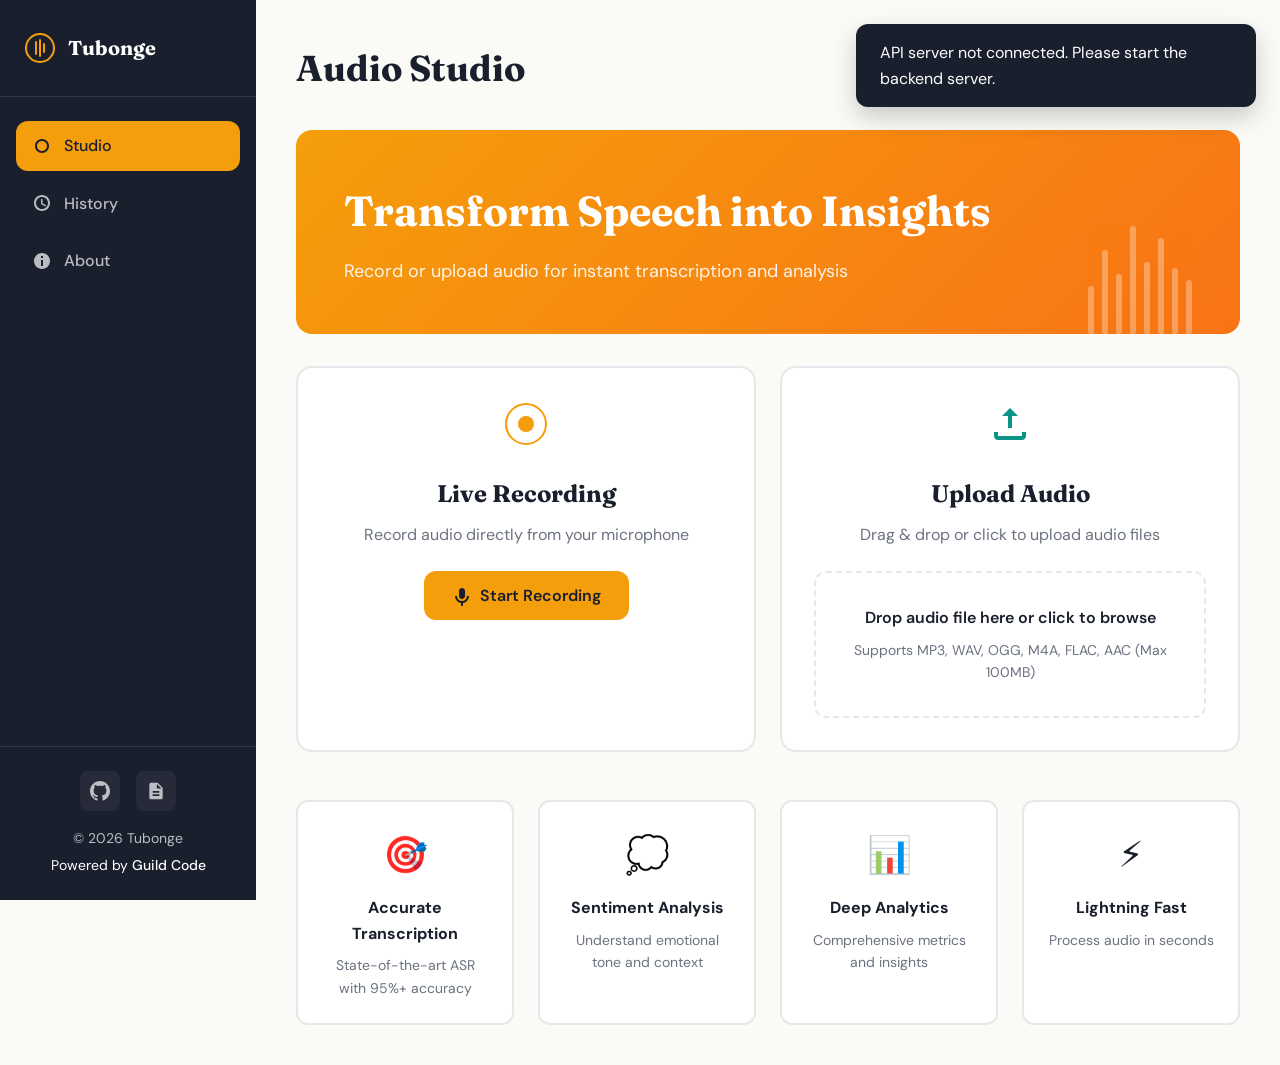
<file: End_of_Module_Project/web_app/index.html>
<!DOCTYPE html>
<html lang="en">
<head>
    <meta charset="UTF-8">
    <meta name="viewport" content="width=device-width, initial-scale=1.0">
    <title>Tubonge - Speech Analytics</title>
    <link rel="stylesheet" href="styles.css">
    <link rel="preconnect" href="https://fonts.googleapis.com">
    <link rel="preconnect" href="https://fonts.gstatic.com" crossorigin>
    <link href="https://fonts.googleapis.com/css2?family=DM+Sans:wght@400;500;700&family=Fraunces:wght@600;700&display=swap" rel="stylesheet">
</head>
<body>
    <div id="toast" class="toast"></div>

    <aside class="sidebar">
        <div class="sidebar-header">
            <div class="logo">
                <svg width="32" height="32" viewBox="0 0 32 32" fill="none">
                    <circle cx="16" cy="16" r="14" stroke="#F59E0B" stroke-width="2"/>
                    <path d="M12 10 L12 22 M16 8 L16 24 M20 12 L20 20" stroke="#F59E0B" stroke-width="2" stroke-linecap="round"/>
                </svg>
                <span class="logo-text">Tubonge</span>
            </div>
        </div>
        <nav class="sidebar-nav">
            <a href="#studio" class="nav-item active" data-page="studio">
                <svg width="20" height="20" viewBox="0 0 20 20" fill="currentColor">
                    <path d="M10 3C6.13 3 3 6.13 3 10C3 13.87 6.13 17 10 17C13.87 17 17 13.87 17 10C17 6.13 13.87 3 10 3ZM10 15C7.24 15 5 12.76 5 10C5 7.24 7.24 5 10 5C12.76 5 15 7.24 15 10C15 12.76 12.76 15 10 15Z"/>
                </svg>
                <span data-i18n="nav_studio">Studio</span>
            </a>
            <a href="#history" class="nav-item" data-page="history">
                <svg width="20" height="20" viewBox="0 0 20 20" fill="currentColor">
                    <path d="M10 2C5.58 2 2 5.58 2 10C2 14.42 5.58 18 10 18C14.42 18 18 14.42 18 10C18 5.58 14.42 2 10 2ZM10 16C6.69 16 4 13.31 4 10C4 6.69 6.69 4 10 4C13.31 4 16 6.69 16 10C16 13.31 13.31 16 10 16ZM10.5 6H9V11L13.25 13.52L14 12.27L10.5 10.25V6Z"/>
                </svg>
                <span data-i18n="nav_history">History</span>
            </a>
            <a href="#about" class="nav-item" data-page="about">
                <svg width="20" height="20" viewBox="0 0 20 20" fill="currentColor">
                    <path d="M10 2C5.58 2 2 5.58 2 10C2 14.42 5.58 18 10 18C14.42 18 18 14.42 18 10C18 5.58 14.42 2 10 2ZM11 15H9V9H11V15ZM11 7H9V5H11V7Z"/>
                </svg>
                <span data-i18n="nav_about">About</span>
            </a>
        </nav>
        <div class="sidebar-footer">
            <div class="footer-links">
                <a href="https://github.com/Kevinobote/Predictive-and-Optimisation-Analytics/tree/main/End_of_Module_Project/web_app" target="_blank" rel="noopener noreferrer" class="footer-link" title="View on GitHub">
                    <svg width="20" height="20" viewBox="0 0 24 24" fill="currentColor">
                        <path d="M12 0c-6.626 0-12 5.373-12 12 0 5.302 3.438 9.8 8.207 11.387.599.111.793-.261.793-.577v-2.234c-3.338.726-4.033-1.416-4.033-1.416-.546-1.387-1.333-1.756-1.333-1.756-1.089-.745.083-.729.083-.729 1.205.084 1.839 1.237 1.839 1.237 1.07 1.834 2.807 1.304 3.492.997.107-.775.418-1.305.762-1.604-2.665-.305-5.467-1.334-5.467-5.931 0-1.311.469-2.381 1.236-3.221-.124-.303-.535-1.524.117-3.176 0 0 1.008-.322 3.301 1.23.957-.266 1.983-.399 3.003-.404 1.02.005 2.047.138 3.006.404 2.291-1.552 3.297-1.23 3.297-1.23.653 1.653.242 2.874.118 3.176.77.84 1.235 1.911 1.235 3.221 0 4.609-2.807 5.624-5.479 5.921.43.372.823 1.102.823 2.222v3.293c0 .319.192.694.801.576 4.765-1.589 8.199-6.086 8.199-11.386 0-6.627-5.373-12-12-12z"/>
                    </svg>
                </a>
                <a href="/docs" target="_blank" rel="noopener noreferrer" class="footer-link" title="API Documentation">
                    <svg width="20" height="20" viewBox="0 0 24 24" fill="currentColor">
                        <path d="M14 2H6c-1.1 0-1.99.9-1.99 2L4 20c0 1.1.89 2 1.99 2H18c1.1 0 2-.9 2-2V8l-6-6zm2 16H8v-2h8v2zm0-4H8v-2h8v2zm-3-5V3.5L18.5 9H13z"/>
                    </svg>
                </a>
            </div>
            <p class="footer-text">© 2026 Tubonge</p>
            <p class="footer-subtext">Powered by <a href="https://guild-code.com/" target="_blank" rel="noopener noreferrer" class="guild-link">Guild Code</a></p>
        </div>
    </aside>

    <main class="main-content">
        <div id="studio-page" class="page active">
            <header class="page-header">
                <div class="header-content">
                    <h1 class="page-title" data-i18n="page_audio_studio">Audio Studio</h1>
                    <div class="language-selector">
                        <label for="language" data-i18n="language_label">Language:</label>
                        <select id="language" class="language-select">
                            <option value="en" data-i18n="language_english">English</option>
                            <option value="sw" data-i18n="language_swahili">Kiswahili</option>
                        </select>
                    </div>
                </div>
            </header>

            <div id="idle-state" class="state-container">
                <div class="hero-banner">
                    <div class="hero-content">
                        <h2 class="hero-title" data-i18n="hero_title">Transform Speech into Insights</h2>
                        <p class="hero-subtitle" data-i18n="hero_subtitle">Record or upload audio for instant transcription and analysis</p>
                    </div>
                    <div class="waveform-bg">
                        <div class="wave-bar"></div>
                        <div class="wave-bar"></div>
                        <div class="wave-bar"></div>
                        <div class="wave-bar"></div>
                        <div class="wave-bar"></div>
                        <div class="wave-bar"></div>
                        <div class="wave-bar"></div>
                        <div class="wave-bar"></div>
                    </div>
                </div>

                <div class="input-cards">
                    <div class="input-card">
                        <div class="card-icon">
                            <svg width="48" height="48" viewBox="0 0 48 48" fill="none">
                                <circle cx="24" cy="24" r="20" stroke="#F59E0B" stroke-width="2"/>
                                <circle cx="24" cy="24" r="8" fill="#F59E0B"/>
                            </svg>
                        </div>
                        <h3 class="card-title" data-i18n="card_recording_title">Live Recording</h3>
                        <p class="card-description" data-i18n="card_recording_desc">Record audio directly from your microphone</p>
                        <button id="start-recording-btn" class="primary-btn">
                            <svg width="20" height="20" viewBox="0 0 20 20" fill="currentColor">
                                <path d="M10 2C8.34 2 7 3.34 7 5V10C7 11.66 8.34 13 10 13C11.66 13 13 11.66 13 10V5C13 3.34 11.66 2 10 2ZM15 10C15 12.76 12.76 15 10 15C7.24 15 5 12.76 5 10H3C3 13.53 5.61 16.43 9 16.92V20H11V16.92C14.39 16.43 17 13.53 17 10H15Z"/>
                            </svg>
                            <span data-i18n="btn_start_recording">Start Recording</span>
                        </button>
                    </div>

                    <div class="input-card">
                        <div class="card-icon">
                            <svg width="48" height="48" viewBox="0 0 48 48" fill="none">
                                <path d="M24 8L32 16H26V28H22V16H16L24 8Z" fill="#0D9488"/>
                                <path d="M36 32V36H12V32H8V36C8 38.21 9.79 40 12 40H36C38.21 40 40 38.21 40 36V32H36Z" fill="#0D9488"/>
                            </svg>
                        </div>
                        <h3 class="card-title" data-i18n="card_upload_title">Upload Audio</h3>
                        <p class="card-description" data-i18n="card_upload_desc">Drag & drop or click to upload audio files</p>
                        <div id="drop-zone" class="drop-zone">
                            <input type="file" id="file-input" accept="audio/*" hidden>
                            <p class="drop-text" data-i18n="drop_text">Drop audio file here or click to browse</p>
                            <p class="drop-subtext" data-i18n="drop_subtext">Supports MP3, WAV, OGG, M4A, FLAC, AAC (Max 100MB)</p>
                        </div>
                    </div>
                </div>

                <div class="features-grid">
                    <div class="feature-card">
                        <div class="feature-icon">🎯</div>
                        <h4 class="feature-title" data-i18n="feature_transcription_title">Accurate Transcription</h4>
                        <p class="feature-text" data-i18n="feature_transcription_text">State-of-the-art ASR with 95%+ accuracy</p>
                    </div>
                    <div class="feature-card">
                        <div class="feature-icon">💭</div>
                        <h4 class="feature-title" data-i18n="feature_sentiment_title">Sentiment Analysis</h4>
                        <p class="feature-text" data-i18n="feature_sentiment_text">Understand emotional tone and context</p>
                    </div>
                    <div class="feature-card">
                        <div class="feature-icon">📊</div>
                        <h4 class="feature-title" data-i18n="feature_analytics_title">Deep Analytics</h4>
                        <p class="feature-text" data-i18n="feature_analytics_text">Comprehensive metrics and insights</p>
                    </div>
                    <div class="feature-card">
                        <div class="feature-icon">⚡</div>
                        <h4 class="feature-title" data-i18n="feature_fast_title">Lightning Fast</h4>
                        <p class="feature-text" data-i18n="feature_fast_text">Process audio in seconds</p>
                    </div>
                </div>
            </div>

            <div id="recording-state" class="state-container hidden">
                <div class="recording-container">
                    <div class="recording-header">
                        <div class="recording-indicator">
                            <span class="recording-dot"></span>
                            <span class="recording-text" data-i18n="recording_indicator">Recording</span>
                        </div>
                        <div id="timer" class="timer">00:00</div>
                    </div>
                    
                    <div class="waveform-container">
                        <div class="waveform-bars">
                            <div class="waveform-bar"></div>
                            <div class="waveform-bar"></div>
                            <div class="waveform-bar"></div>
                            <div class="waveform-bar"></div>
                            <div class="waveform-bar"></div>
                            <div class="waveform-bar"></div>
                            <div class="waveform-bar"></div>
                            <div class="waveform-bar"></div>
                            <div class="waveform-bar"></div>
                            <div class="waveform-bar"></div>
                            <div class="waveform-bar"></div>
                            <div class="waveform-bar"></div>
                        </div>
                    </div>

                    <button id="stop-recording-btn" class="stop-btn">
                        <span class="ripple"></span>
                        <svg width="32" height="32" viewBox="0 0 32 32" fill="currentColor">
                            <rect x="8" y="8" width="16" height="16" rx="2"/>
                        </svg>
                    </button>
                </div>
            </div>

            <div id="processing-state" class="state-container hidden">
                <div class="processing-container">
                    <div class="spinner"></div>
                    <h3 class="processing-title" data-i18n="processing_title">Processing Audio</h3>
                    <p id="processing-step" class="processing-step">Analyzing audio quality...</p>
                    <div class="progress-bar">
                        <div id="progress-fill" class="progress-fill"></div>
                    </div>
                    <p id="file-name" class="file-name"></p>
                </div>
            </div>

            <div id="results-state" class="state-container hidden">
                <div class="results-header">
                    <div class="success-banner">
                        <svg width="24" height="24" viewBox="0 0 24 24" fill="currentColor">
                            <path d="M9 16.17L4.83 12l-1.42 1.41L9 19 21 7l-1.41-1.41L9 16.17z"/>
                        </svg>
                        <span data-i18n="results_banner">Analysis Complete!</span>
                    </div>
                    <button id="new-analysis-btn" class="secondary-btn" data-i18n="btn_new_analysis">New Analysis</button>
                </div>

                <div class="audio-player-card">
                    <audio id="audio-player" controls></audio>
                </div>

                <div class="metrics-grid">
                    <div class="metric-card"><div class="metric-label" data-i18n="metric_duration">Duration</div><div id="metric-duration" class="metric-value">--</div></div>
                    <div class="metric-card"><div class="metric-label" data-i18n="metric_processing">Processing Time</div><div id="metric-processing" class="metric-value">--</div></div>
                    <div class="metric-card"><div class="metric-label" data-i18n="metric_speed">Processing Speed</div><div id="metric-speed" class="metric-value">--</div></div>
                    <div class="metric-card"><div class="metric-label" data-i18n="metric_confidence">ASR Confidence</div><div id="metric-confidence" class="metric-value">--</div></div>
                    <div class="metric-card"><div class="metric-label" data-i18n="metric_words">Word Count</div><div id="metric-words" class="metric-value">--</div></div>
                    <div class="metric-card"><div class="metric-label" data-i18n="metric_chars">Characters</div><div id="metric-chars" class="metric-value">--</div></div>
                    <div class="metric-card"><div class="metric-label" data-i18n="metric_rate">Speaking Rate</div><div id="metric-rate" class="metric-value">--</div></div>
                    <div class="metric-card"><div class="metric-label" data-i18n="metric_quality">Audio Quality</div><div id="metric-quality" class="metric-value">--</div></div>
                    <div class="metric-card"><div class="metric-label" data-i18n="metric_language">Language</div><div id="metric-language" class="metric-value">--</div></div>
                    <div class="metric-card"><div class="metric-label" data-i18n="metric_sentences">Sentences</div><div id="metric-sentences" class="metric-value">--</div></div>
                    <div class="metric-card"><div class="metric-label" data-i18n="metric_paragraphs">Paragraphs</div><div id="metric-paragraphs" class="metric-value">--</div></div>
                    <div class="metric-card"><div class="metric-label" data-i18n="metric_source">Source Type</div><div id="metric-source" class="metric-value">--</div></div>
                </div>

                <div class="sentiment-card">
                    <h3 class="section-title" data-i18n="section_sentiment">Sentiment Analysis</h3>
                    <div class="sentiment-content">
                        <div class="sentiment-main">
                            <div id="sentiment-emoji" class="sentiment-emoji">😊</div>
                            <div class="sentiment-info">
                                <div id="sentiment-label" class="sentiment-label">Positive</div>
                                <div id="sentiment-confidence" class="sentiment-confidence">85%</div>
                            </div>
                        </div>
                        <div class="sentiment-chart">
                            <div class="chart-bar positive">
                                <div id="positive-bar" class="bar-fill" style="width: 70%"></div>
                                <span class="bar-label" data-i18n="sentiment_positive">Positive</span>
                                <span id="positive-percent" class="bar-percent">70%</span>
                            </div>
                            <div class="chart-bar neutral">
                                <div id="neutral-bar" class="bar-fill" style="width: 20%"></div>
                                <span class="bar-label" data-i18n="sentiment_neutral">Neutral</span>
                                <span id="neutral-percent" class="bar-percent">20%</span>
                            </div>
                            <div class="chart-bar negative">
                                <div id="negative-bar" class="bar-fill" style="width: 10%"></div>
                                <span class="bar-label" data-i18n="sentiment_negative">Negative</span>
                                <span id="negative-percent" class="bar-percent">10%</span>
                            </div>
                        </div>
                    </div>
                </div>

                <div class="summary-panel">
                    <h3 class="section-title" data-i18n="section_summary">Summary</h3>
                    <p id="summary-text" class="summary-text"></p>
                    <div class="keywords-container">
                        <h4 class="keywords-title" data-i18n="section_keywords">Key Topics</h4>
                        <div id="keywords-list" class="keywords-list"></div>
                    </div>
                </div>

                <div class="transcript-panel">
                    <h3 class="section-title" data-i18n="section_transcript">Full Transcript</h3>
                    <div id="transcript-text" class="transcript-text"></div>
                </div>
            </div>
        </div>

        <div id="history-page" class="page hidden">
            <header class="page-header">
                <h1 class="page-title" data-i18n="page_history">Analysis History</h1>
                <button id="clear-history-btn" class="secondary-btn" data-i18n="btn_clear_history">Clear History</button>
            </header>
            <div id="history-container" class="history-container"></div>
        </div>

        <div id="about-page" class="page hidden">
            <header class="page-header">
                <h1 class="page-title" data-i18n="page_about">About Tubonge</h1>
            </header>
            <div class="about-content">
                <div class="about-section">
                    <h2 data-i18n="about_title_1">Advanced Speech Analytics</h2>
                    <p data-i18n="about_text_1">Tubonge leverages state-of-the-art AI models to provide accurate speech-to-text transcription and comprehensive audio analysis.</p>
                </div>
                <div class="about-section">
                    <h3 data-i18n="about_title_2">Key Features</h3>
                    <ul class="feature-list">
                        <li data-i18n="about_feature_1">High-accuracy automatic speech recognition (ASR)</li>
                        <li data-i18n="about_feature_2">Real-time sentiment analysis</li>
                        <li data-i18n="about_feature_3">Comprehensive audio metrics</li>
                        <li data-i18n="about_feature_4">Multi-language support (English & Kiswahili)</li>
                    </ul>
                </div>
            </div>
        </div>
    </main>

    <script src="app.js"></script>
    <script src="translations.js"></script>
</body>
</html>
</file>
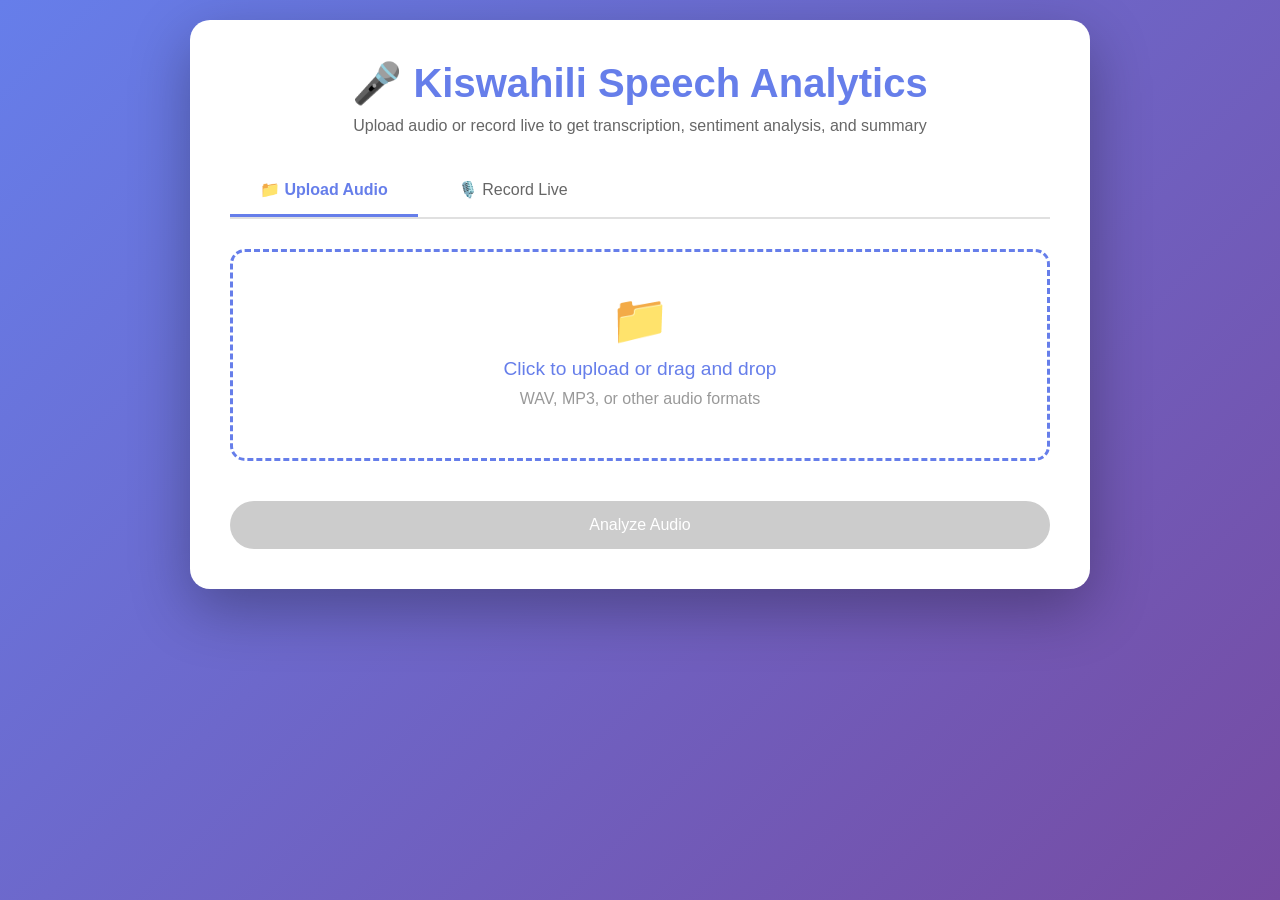
<file: End_of_Module_Project/app/static/index.html>
<!DOCTYPE html>
<html lang="en">
<head>
    <meta charset="UTF-8">
    <meta name="viewport" content="width=device-width, initial-scale=1.0">
    <title>Kiswahili Speech Analytics</title>
    <style>
        * { margin: 0; padding: 0; box-sizing: border-box; }
        body {
            font-family: 'Segoe UI', Tahoma, Geneva, Verdana, sans-serif;
            background: linear-gradient(135deg, #667eea 0%, #764ba2 100%);
            min-height: 100vh;
            padding: 20px;
        }
        .container {
            max-width: 900px;
            margin: 0 auto;
            background: white;
            border-radius: 20px;
            padding: 40px;
            box-shadow: 0 20px 60px rgba(0,0,0,0.3);
        }
        h1 {
            color: #667eea;
            text-align: center;
            margin-bottom: 10px;
            font-size: 2.5em;
        }
        .subtitle {
            text-align: center;
            color: #666;
            margin-bottom: 30px;
        }
        .tabs {
            display: flex;
            gap: 10px;
            margin-bottom: 30px;
            border-bottom: 2px solid #e0e0e0;
        }
        .tab {
            padding: 15px 30px;
            background: none;
            border: none;
            cursor: pointer;
            font-size: 16px;
            color: #666;
            border-bottom: 3px solid transparent;
            transition: all 0.3s;
        }
        .tab.active {
            color: #667eea;
            border-bottom-color: #667eea;
            font-weight: bold;
        }
        .tab-content {
            display: none;
        }
        .tab-content.active {
            display: block;
        }
        .upload-area {
            border: 3px dashed #667eea;
            border-radius: 15px;
            padding: 40px;
            text-align: center;
            margin-bottom: 20px;
            cursor: pointer;
            transition: all 0.3s;
        }
        .upload-area:hover {
            background: #f8f9ff;
            border-color: #764ba2;
        }
        .upload-area.dragover {
            background: #e8ebff;
            border-color: #764ba2;
        }
        input[type="file"] { display: none; }
        .btn {
            background: linear-gradient(135deg, #667eea 0%, #764ba2 100%);
            color: white;
            border: none;
            padding: 15px 40px;
            border-radius: 25px;
            font-size: 16px;
            cursor: pointer;
            width: 100%;
            margin-top: 20px;
            transition: transform 0.2s;
        }
        .btn:hover { transform: translateY(-2px); }
        .btn:disabled {
            background: #ccc;
            cursor: not-allowed;
            transform: none;
        }
        .btn.recording {
            background: linear-gradient(135deg, #dc3545 0%, #c82333 100%);
            animation: pulse 1.5s infinite;
        }
        @keyframes pulse {
            0%, 100% { opacity: 1; }
            50% { opacity: 0.7; }
        }
        .record-area {
            text-align: center;
            padding: 40px;
            background: #f8f9ff;
            border-radius: 15px;
            margin-bottom: 20px;
        }
        .record-icon {
            font-size: 5em;
            margin-bottom: 20px;
        }
        .record-time {
            font-size: 2em;
            color: #667eea;
            font-weight: bold;
            margin: 20px 0;
        }
        .results {
            margin-top: 30px;
            padding: 20px;
            background: #f8f9ff;
            border-radius: 15px;
            display: none;
        }
        .result-item {
            margin-bottom: 20px;
            padding: 15px;
            background: white;
            border-radius: 10px;
            border-left: 4px solid #667eea;
        }
        .result-label {
            font-weight: bold;
            color: #667eea;
            margin-bottom: 5px;
        }
        .result-value {
            color: #333;
            line-height: 1.6;
        }
        .sentiment {
            display: inline-block;
            padding: 5px 15px;
            border-radius: 20px;
            font-weight: bold;
        }
        .sentiment.positive {
            background: #d4edda;
            color: #155724;
        }
        .sentiment.negative {
            background: #f8d7da;
            color: #721c24;
        }
        .loading {
            text-align: center;
            padding: 20px;
            display: none;
        }
        .spinner {
            border: 4px solid #f3f3f3;
            border-top: 4px solid #667eea;
            border-radius: 50%;
            width: 40px;
            height: 40px;
            animation: spin 1s linear infinite;
            margin: 0 auto;
        }
        @keyframes spin {
            0% { transform: rotate(0deg); }
            100% { transform: rotate(360deg); }
        }
        .file-name {
            margin-top: 10px;
            color: #667eea;
            font-weight: bold;
        }
        .stats {
            display: flex;
            justify-content: space-around;
            margin-top: 15px;
            padding-top: 15px;
            border-top: 1px solid #ddd;
        }
        .stat {
            text-align: center;
        }
        .stat-value {
            font-size: 1.5em;
            font-weight: bold;
            color: #667eea;
        }
        .stat-label {
            font-size: 0.9em;
            color: #666;
        }
    </style>
</head>
<body>
    <div class="container">
        <h1>🎤 Kiswahili Speech Analytics</h1>
        <p class="subtitle">Upload audio or record live to get transcription, sentiment analysis, and summary</p>
        
        <div class="tabs">
            <button class="tab active" onclick="switchTab('upload')">📁 Upload Audio</button>
            <button class="tab" onclick="switchTab('record')">🎙️ Record Live</button>
        </div>
        
        <!-- Upload Tab -->
        <div id="uploadTab" class="tab-content active">
            <div class="upload-area" id="uploadArea">
                <p style="font-size: 3em; margin-bottom: 10px;">📁</p>
                <p style="font-size: 1.2em; color: #667eea; margin-bottom: 10px;">
                    Click to upload or drag and drop
                </p>
                <p style="color: #999;">WAV, MP3, or other audio formats</p>
                <div class="file-name" id="fileName"></div>
            </div>
            
            <input type="file" id="fileInput" accept="audio/*">
            <button class="btn" id="analyzeBtn" disabled>Analyze Audio</button>
        </div>
        
        <!-- Record Tab -->
        <div id="recordTab" class="tab-content">
            <div class="record-area">
                <div class="record-icon" id="recordIcon">🎙️</div>
                <div class="record-time" id="recordTime">00:00</div>
                <p style="color: #666; margin-bottom: 20px;" id="recordStatus">Click below to start recording</p>
            </div>
            <button class="btn" id="recordBtn" onclick="toggleRecording()">Start Recording</button>
        </div>
        
        <div class="loading" id="loading">
            <div class="spinner"></div>
            <p style="margin-top: 15px; color: #667eea;">Processing audio...</p>
        </div>
        
        <div class="results" id="results">
            <div class="result-item">
                <div class="result-label">📝 Transcription</div>
                <div class="result-value" id="transcription"></div>
            </div>
            
            <div class="result-item">
                <div class="result-label">😊 Sentiment</div>
                <div class="result-value">
                    <span class="sentiment" id="sentiment"></span>
                    <span id="confidence"></span>
                </div>
            </div>
            
            <div class="result-item">
                <div class="result-label">📋 Summary</div>
                <div class="result-value" id="summary"></div>
            </div>
            
            <div class="stats">
                <div class="stat">
                    <div class="stat-value" id="duration">-</div>
                    <div class="stat-label">Duration (sec)</div>
                </div>
                <div class="stat">
                    <div class="stat-value" id="latency">-</div>
                    <div class="stat-label">Processing (ms)</div>
                </div>
            </div>
        </div>
    </div>

    <script>
        const uploadArea = document.getElementById('uploadArea');
        const fileInput = document.getElementById('fileInput');
        const analyzeBtn = document.getElementById('analyzeBtn');
        const fileName = document.getElementById('fileName');
        const loading = document.getElementById('loading');
        const results = document.getElementById('results');
        let selectedFile = null;
        
        // Recording variables
        let mediaRecorder;
        let audioChunks = [];
        let recordingInterval;
        let recordingSeconds = 0;
        let isRecording = false;

        function switchTab(tab) {
            document.querySelectorAll('.tab').forEach(t => t.classList.remove('active'));
            document.querySelectorAll('.tab-content').forEach(c => c.classList.remove('active'));
            
            if (tab === 'upload') {
                document.querySelector('.tab:first-child').classList.add('active');
                document.getElementById('uploadTab').classList.add('active');
            } else {
                document.querySelector('.tab:last-child').classList.add('active');
                document.getElementById('recordTab').classList.add('active');
            }
            
            results.style.display = 'none';
        }

        // Upload functionality
        uploadArea.addEventListener('click', () => fileInput.click());
        
        uploadArea.addEventListener('dragover', (e) => {
            e.preventDefault();
            uploadArea.classList.add('dragover');
        });
        
        uploadArea.addEventListener('dragleave', () => {
            uploadArea.classList.remove('dragover');
        });
        
        uploadArea.addEventListener('drop', (e) => {
            e.preventDefault();
            uploadArea.classList.remove('dragover');
            const files = e.dataTransfer.files;
            if (files.length > 0) {
                handleFile(files[0]);
            }
        });
        
        fileInput.addEventListener('change', (e) => {
            if (e.target.files.length > 0) {
                handleFile(e.target.files[0]);
            }
        });
        
        function handleFile(file) {
            selectedFile = file;
            fileName.textContent = `Selected: ${file.name}`;
            analyzeBtn.disabled = false;
        }
        
        analyzeBtn.addEventListener('click', async () => {
            if (!selectedFile) return;
            await analyzeAudio(selectedFile);
        });
        
        // Recording functionality
        async function toggleRecording() {
            if (!isRecording) {
                await startRecording();
            } else {
                stopRecording();
            }
        }
        
        async function startRecording() {
            try {
                const stream = await navigator.mediaDevices.getUserMedia({ audio: true });
                mediaRecorder = new MediaRecorder(stream);
                audioChunks = [];
                recordingSeconds = 0;
                
                mediaRecorder.ondataavailable = (event) => {
                    audioChunks.push(event.data);
                };
                
                mediaRecorder.onstop = async () => {
                    const audioBlob = new Blob(audioChunks, { type: 'audio/wav' });
                    const audioFile = new File([audioBlob], 'recording.wav', { type: 'audio/wav' });
                    await analyzeAudio(audioFile);
                };
                
                mediaRecorder.start();
                isRecording = true;
                
                document.getElementById('recordBtn').textContent = 'Stop Recording';
                document.getElementById('recordBtn').classList.add('recording');
                document.getElementById('recordIcon').textContent = '🔴';
                document.getElementById('recordStatus').textContent = 'Recording in progress...';
                
                recordingInterval = setInterval(() => {
                    recordingSeconds++;
                    const mins = Math.floor(recordingSeconds / 60).toString().padStart(2, '0');
                    const secs = (recordingSeconds % 60).toString().padStart(2, '0');
                    document.getElementById('recordTime').textContent = `${mins}:${secs}`;
                }, 1000);
                
            } catch (error) {
                alert('Error accessing microphone: ' + error.message);
            }
        }
        
        function stopRecording() {
            if (mediaRecorder && isRecording) {
                mediaRecorder.stop();
                mediaRecorder.stream.getTracks().forEach(track => track.stop());
                isRecording = false;
                
                clearInterval(recordingInterval);
                
                document.getElementById('recordBtn').textContent = 'Start Recording';
                document.getElementById('recordBtn').classList.remove('recording');
                document.getElementById('recordIcon').textContent = '🎙️';
                document.getElementById('recordStatus').textContent = 'Processing recording...';
            }
        }
        
        async function analyzeAudio(file) {
            analyzeBtn.disabled = true;
            document.getElementById('recordBtn').disabled = true;
            loading.style.display = 'block';
            results.style.display = 'none';
            
            const formData = new FormData();
            formData.append('file', file);
            
            try {
                const response = await fetch('http://localhost:8000/analyze', {
                    method: 'POST',
                    body: formData
                });
                
                if (!response.ok) throw new Error('Analysis failed');
                
                const data = await response.json();
                await displayResults(data);
            } catch (error) {
                alert('Error: ' + error.message);
            } finally {
                loading.style.display = 'none';
                analyzeBtn.disabled = false;
                document.getElementById('recordBtn').disabled = false;
                document.getElementById('recordTime').textContent = '00:00';
                document.getElementById('recordStatus').textContent = 'Click below to start recording';
            }
        }
        
        async function displayResults(data) {
            document.getElementById('transcription').textContent = data.transcription;
            
            const sentimentEl = document.getElementById('sentiment');
            sentimentEl.textContent = data.sentiment.label.toUpperCase();
            sentimentEl.className = `sentiment ${data.sentiment.label}`;
            
            document.getElementById('confidence').textContent = 
                ` (${(data.sentiment.confidence * 100).toFixed(1)}% confidence)`;
            
            document.getElementById('summary').textContent = data.summary;
            document.getElementById('duration').textContent = data.audio_duration_sec.toFixed(2);
            document.getElementById('latency').textContent = data.latency_ms.toFixed(0);
            
            results.style.display = 'block';
        }
    </script>
</body>
</html>
</file>
<file: End_of_Module_Project/web_app/styles.css>
/* ===== CSS Variables ===== */
:root {
    --canvas-bg: #FAFAF7;
    --primary-text: #1A1F2E;
    --accent-amber: #F59E0B;
    --accent-teal: #0D9488;
    --accent-rose: #F43F5E;
    --sidebar-bg: #1A1F2E;
    --card-bg: #FFFFFF;
    --border-color: #E5E7EB;
    --success-green: #10B981;
    --warning-yellow: #FCD34D;
    
    --font-body: 'DM Sans', system-ui, -apple-system, sans-serif;
    --font-heading: 'Fraunces', Georgia, serif;
    
    --sidebar-width: 256px;
    --transition-speed: 0.3s;
    --border-radius: 12px;
    --border-radius-lg: 16px;
}

/* ===== Reset & Base ===== */
* {
    margin: 0;
    padding: 0;
    box-sizing: border-box;
}

body {
    font-family: var(--font-body);
    background-color: var(--canvas-bg);
    color: var(--primary-text);
    line-height: 1.6;
    overflow-x: hidden;
}

html {
    scroll-behavior: smooth;
}

/* ===== Toast Notification ===== */
.toast {
    position: fixed;
    top: 24px;
    right: 24px;
    background: var(--primary-text);
    color: white;
    padding: 16px 24px;
    border-radius: var(--border-radius);
    box-shadow: 0 10px 25px rgba(0, 0, 0, 0.2);
    transform: translateX(400px);
    transition: transform var(--transition-speed) ease;
    z-index: 1000;
    max-width: 400px;
}

.toast.show {
    transform: translateX(0);
}

/* ===== Sidebar ===== */
.sidebar {
    position: fixed;
    left: 0;
    top: 0;
    width: var(--sidebar-width);
    height: 100vh;
    background-color: var(--sidebar-bg);
    display: flex;
    flex-direction: column;
    z-index: 100;
}

.sidebar-header {
    padding: 32px 24px;
    border-bottom: 1px solid rgba(255, 255, 255, 0.1);
}

.logo {
    display: flex;
    align-items: center;
    gap: 12px;
}

.logo-text {
    font-family: var(--font-heading);
    font-size: 20px;
    font-weight: 700;
    color: white;
}

.sidebar-nav {
    flex: 1;
    padding: 24px 16px;
    display: flex;
    flex-direction: column;
    gap: 8px;
}

.nav-item {
    display: flex;
    align-items: center;
    gap: 12px;
    padding: 12px 16px;
    border-radius: var(--border-radius);
    color: rgba(255, 255, 255, 0.7);
    text-decoration: none;
    transition: all var(--transition-speed) ease;
    font-weight: 500;
}

.nav-item:hover {
    background-color: rgba(255, 255, 255, 0.05);
    color: white;
}

.nav-item.active {
    background-color: var(--accent-amber);
    color: var(--primary-text);
}

.sidebar-footer {
    padding: 24px;
    border-top: 1px solid rgba(255, 255, 255, 0.1);
    text-align: center;
}

.footer-links {
    display: flex;
    justify-content: center;
    gap: 16px;
    margin-bottom: 16px;
}

.footer-link {
    display: flex;
    align-items: center;
    justify-content: center;
    width: 40px;
    height: 40px;
    border-radius: 8px;
    background: rgba(255, 255, 255, 0.05);
    color: rgba(255, 255, 255, 0.7);
    text-decoration: none;
    transition: all var(--transition-speed) ease;
}

.footer-link:hover {
    background: var(--accent-amber);
    color: var(--primary-text);
    transform: translateY(-2px);
}

.footer-link svg {
    width: 20px;
    height: 20px;
}

.footer-text {
    color: rgba(255, 255, 255, 0.7);
    font-size: 14px;
    margin-bottom: 4px;
}

.footer-subtext {
    color: rgba(255, 255, 255, 0.5);
    font-size: 12px;
}

/* ===== Main Content ===== */
.main-content {
    margin-left: var(--sidebar-width);
    min-height: 100vh;
    padding: 40px;
}

.page {
    display: none;
}

.page.active {
    display: block;
}

.page-header {
    display: flex;
    justify-content: space-between;
    align-items: center;
    margin-bottom: 32px;
}

.header-content {
    display: flex;
    align-items: center;
    gap: 32px;
    width: 100%;
}

.page-title {
    font-family: var(--font-heading);
    font-size: 36px;
    font-weight: 700;
    color: var(--primary-text);
}

.language-selector {
    display: flex;
    align-items: center;
    gap: 12px;
    margin-left: auto;
}

.language-select {
    padding: 8px 16px;
    border: 2px solid var(--border-color);
    border-radius: var(--border-radius);
    background: white;
    font-family: var(--font-body);
    font-size: 14px;
    cursor: pointer;
    transition: border-color var(--transition-speed) ease;
}

.language-select:focus {
    outline: none;
    border-color: var(--accent-amber);
}

/* ===== State Containers ===== */
.state-container {
    animation: fade-up 0.6s ease;
}

.state-container.hidden {
    display: none;
}

/* ===== Hero Banner ===== */
.hero-banner {
    position: relative;
    background: linear-gradient(135deg, var(--accent-amber) 0%, #F97316 100%);
    border-radius: var(--border-radius-lg);
    padding: 48px;
    margin-bottom: 32px;
    overflow: hidden;
}

.hero-content {
    position: relative;
    z-index: 2;
}

.hero-title {
    font-family: var(--font-heading);
    font-size: 42px;
    font-weight: 700;
    color: white;
    margin-bottom: 12px;
}

.hero-subtitle {
    font-size: 18px;
    color: rgba(255, 255, 255, 0.9);
}

.waveform-bg {
    position: absolute;
    bottom: 0;
    right: 48px;
    display: flex;
    align-items: flex-end;
    gap: 8px;
    height: 120px;
    opacity: 0.3;
}

.wave-bar {
    width: 6px;
    background: white;
    border-radius: 3px;
    animation: wave-pulse 1.5s ease-in-out infinite;
}

.wave-bar:nth-child(1) { height: 40%; animation-delay: 0s; }
.wave-bar:nth-child(2) { height: 70%; animation-delay: 0.1s; }
.wave-bar:nth-child(3) { height: 50%; animation-delay: 0.2s; }
.wave-bar:nth-child(4) { height: 90%; animation-delay: 0.3s; }
.wave-bar:nth-child(5) { height: 60%; animation-delay: 0.4s; }
.wave-bar:nth-child(6) { height: 80%; animation-delay: 0.5s; }
.wave-bar:nth-child(7) { height: 55%; animation-delay: 0.6s; }
.wave-bar:nth-child(8) { height: 45%; animation-delay: 0.7s; }

/* ===== Input Cards ===== */
.input-cards {
    display: grid;
    grid-template-columns: repeat(2, 1fr);
    gap: 24px;
    margin-bottom: 48px;
}

.input-card {
    background: var(--card-bg);
    border: 2px solid var(--border-color);
    border-radius: var(--border-radius-lg);
    padding: 32px;
    text-align: center;
    transition: all var(--transition-speed) ease;
    animation: fade-up 0.6s ease;
}

.input-card:nth-child(2) {
    animation-delay: 0.1s;
}

.input-card:hover {
    transform: translateY(-4px);
    box-shadow: 0 12px 24px rgba(0, 0, 0, 0.08);
}

.card-icon {
    margin-bottom: 20px;
}

.card-title {
    font-family: var(--font-heading);
    font-size: 24px;
    font-weight: 700;
    margin-bottom: 8px;
}

.card-description {
    color: #6B7280;
    margin-bottom: 24px;
}

.primary-btn {
    display: inline-flex;
    align-items: center;
    gap: 8px;
    padding: 14px 28px;
    background: var(--accent-amber);
    color: var(--primary-text);
    border: none;
    border-radius: var(--border-radius);
    font-family: var(--font-body);
    font-size: 16px;
    font-weight: 600;
    cursor: pointer;
    transition: all var(--transition-speed) ease;
}

.primary-btn:hover {
    background: #D97706;
    transform: translateY(-2px);
    box-shadow: 0 8px 16px rgba(245, 158, 11, 0.3);
}

.secondary-btn {
    padding: 12px 24px;
    background: white;
    color: var(--primary-text);
    border: 2px solid var(--border-color);
    border-radius: var(--border-radius);
    font-family: var(--font-body);
    font-size: 14px;
    font-weight: 600;
    cursor: pointer;
    transition: all var(--transition-speed) ease;
}

.secondary-btn:hover {
    border-color: var(--accent-amber);
    background: #FEF3C7;
}

/* ===== Drop Zone ===== */
.drop-zone {
    border: 2px dashed var(--border-color);
    border-radius: var(--border-radius);
    padding: 32px;
    cursor: pointer;
    transition: all var(--transition-speed) ease;
}

.drop-zone:hover,
.drop-zone.drag-over {
    border-color: var(--accent-amber);
    background: #FEF3C7;
}

.drop-text {
    font-weight: 600;
    margin-bottom: 8px;
}

.drop-subtext {
    font-size: 14px;
    color: #6B7280;
}

/* ===== Features Grid ===== */
.features-grid {
    display: grid;
    grid-template-columns: repeat(4, 1fr);
    gap: 24px;
}

.feature-card {
    background: var(--card-bg);
    border: 2px solid var(--border-color);
    border-radius: var(--border-radius);
    padding: 24px;
    text-align: center;
    animation: fade-up 0.6s ease;
}

.feature-card:nth-child(1) { animation-delay: 0s; }
.feature-card:nth-child(2) { animation-delay: 0.1s; }
.feature-card:nth-child(3) { animation-delay: 0.2s; }
.feature-card:nth-child(4) { animation-delay: 0.3s; }

.feature-icon {
    font-size: 36px;
    margin-bottom: 12px;
}

.feature-title {
    font-weight: 700;
    margin-bottom: 8px;
}

.feature-text {
    font-size: 14px;
    color: #6B7280;
}

/* ===== Recording State ===== */
.recording-container {
    max-width: 600px;
    margin: 80px auto;
    text-align: center;
}

.recording-header {
    display: flex;
    justify-content: space-between;
    align-items: center;
    margin-bottom: 48px;
}

.recording-indicator {
    display: flex;
    align-items: center;
    gap: 12px;
}

.recording-dot {
    width: 12px;
    height: 12px;
    background: var(--accent-rose);
    border-radius: 50%;
    animation: pulse 1.5s ease-in-out infinite;
}

.recording-text {
    font-weight: 600;
    font-size: 18px;
}

.timer {
    font-family: 'Courier New', monospace;
    font-size: 32px;
    font-weight: 700;
    color: var(--accent-amber);
}

.waveform-container {
    margin-bottom: 48px;
}

.waveform-bars {
    display: flex;
    justify-content: center;
    align-items: flex-end;
    gap: 8px;
    height: 200px;
}

.waveform-bar {
    width: 12px;
    background: var(--accent-amber);
    border-radius: 6px;
    animation: waveform-pulse 0.8s ease-in-out infinite;
}

.waveform-bar:nth-child(1) { animation-delay: 0s; }
.waveform-bar:nth-child(2) { animation-delay: 0.1s; }
.waveform-bar:nth-child(3) { animation-delay: 0.2s; }
.waveform-bar:nth-child(4) { animation-delay: 0.3s; }
.waveform-bar:nth-child(5) { animation-delay: 0.4s; }
.waveform-bar:nth-child(6) { animation-delay: 0.5s; }
.waveform-bar:nth-child(7) { animation-delay: 0.6s; }
.waveform-bar:nth-child(8) { animation-delay: 0.7s; }
.waveform-bar:nth-child(9) { animation-delay: 0.8s; }
.waveform-bar:nth-child(10) { animation-delay: 0.9s; }
.waveform-bar:nth-child(11) { animation-delay: 1s; }
.waveform-bar:nth-child(12) { animation-delay: 1.1s; }

.stop-btn {
    position: relative;
    width: 120px;
    height: 120px;
    background: var(--accent-rose);
    border: none;
    border-radius: 50%;
    cursor: pointer;
    transition: all var(--transition-speed) ease;
    display: flex;
    align-items: center;
    justify-content: center;
}

.stop-btn:hover {
    transform: scale(1.05);
    box-shadow: 0 12px 24px rgba(244, 63, 94, 0.3);
}

.stop-btn:active .ripple {
    animation: ripple-effect 0.6s ease-out;
}

.ripple {
    position: absolute;
    width: 100%;
    height: 100%;
    border-radius: 50%;
    background: rgba(255, 255, 255, 0.5);
    transform: scale(0);
}

/* ===== Processing State ===== */
.processing-container {
    max-width: 500px;
    margin: 120px auto;
    text-align: center;
}

.spinner {
    width: 80px;
    height: 80px;
    border: 6px solid var(--border-color);
    border-top-color: var(--accent-amber);
    border-radius: 50%;
    margin: 0 auto 32px;
    animation: spin 1s linear infinite;
}

.processing-title {
    font-family: var(--font-heading);
    font-size: 28px;
    font-weight: 700;
    margin-bottom: 12px;
}

.processing-step {
    color: #6B7280;
    margin-bottom: 24px;
}

.progress-bar {
    width: 100%;
    height: 8px;
    background: var(--border-color);
    border-radius: 4px;
    overflow: hidden;
    margin-bottom: 16px;
}

.progress-fill {
    height: 100%;
    background: var(--accent-amber);
    border-radius: 4px;
    transition: width 0.3s ease;
}

.file-name {
    font-size: 14px;
    color: #6B7280;
}

/* ===== Results State ===== */
.results-header {
    display: flex;
    justify-content: space-between;
    align-items: center;
    margin-bottom: 32px;
}

.success-banner {
    display: flex;
    align-items: center;
    gap: 12px;
    padding: 16px 24px;
    background: #D1FAE5;
    color: #065F46;
    border-radius: var(--border-radius);
    font-weight: 600;
}

.audio-player-card {
    background: var(--card-bg);
    border: 2px solid var(--border-color);
    border-radius: var(--border-radius);
    padding: 24px;
    margin-bottom: 32px;
    animation: fade-up 0.6s ease;
}

#audio-player {
    width: 100%;
}

/* ===== Metrics Grid ===== */
.metrics-grid {
    display: grid;
    grid-template-columns: repeat(4, 1fr);
    gap: 16px;
    margin-bottom: 32px;
}

.metric-card {
    background: var(--card-bg);
    border: 2px solid var(--border-color);
    border-radius: var(--border-radius);
    padding: 20px;
    animation: fade-up 0.6s ease;
}

.metric-card:nth-child(1) { animation-delay: 0s; }
.metric-card:nth-child(2) { animation-delay: 0.05s; }
.metric-card:nth-child(3) { animation-delay: 0.1s; }
.metric-card:nth-child(4) { animation-delay: 0.15s; }
.metric-card:nth-child(5) { animation-delay: 0.2s; }
.metric-card:nth-child(6) { animation-delay: 0.25s; }
.metric-card:nth-child(7) { animation-delay: 0.3s; }
.metric-card:nth-child(8) { animation-delay: 0.35s; }
.metric-card:nth-child(9) { animation-delay: 0.4s; }
.metric-card:nth-child(10) { animation-delay: 0.45s; }
.metric-card:nth-child(11) { animation-delay: 0.5s; }
.metric-card:nth-child(12) { animation-delay: 0.55s; }

.metric-label {
    font-size: 14px;
    color: #6B7280;
    margin-bottom: 8px;
}

.metric-value {
    font-size: 24px;
    font-weight: 700;
    color: var(--primary-text);
}

/* ===== Sentiment Card ===== */
.sentiment-card {
    background: var(--card-bg);
    border: 2px solid var(--border-color);
    border-radius: var(--border-radius-lg);
    padding: 32px;
    margin-bottom: 32px;
    animation: fade-up 0.6s ease 0.6s;
}

.section-title {
    font-family: var(--font-heading);
    font-size: 24px;
    font-weight: 700;
    margin-bottom: 24px;
}

.sentiment-content {
    display: grid;
    grid-template-columns: 1fr 2fr;
    gap: 32px;
}

.sentiment-main {
    display: flex;
    flex-direction: column;
    align-items: center;
    gap: 16px;
}

.sentiment-emoji {
    font-size: 80px;
}

.sentiment-info {
    text-align: center;
}

.sentiment-label {
    font-size: 24px;
    font-weight: 700;
    margin-bottom: 4px;
}

.sentiment-confidence {
    font-size: 18px;
    color: #6B7280;
}

.sentiment-chart {
    display: flex;
    flex-direction: column;
    gap: 16px;
}

.chart-bar {
    position: relative;
}

.bar-fill {
    height: 32px;
    border-radius: 8px;
    transition: width 0.6s ease;
}

.chart-bar.positive .bar-fill {
    background: var(--success-green);
}

.chart-bar.neutral .bar-fill {
    background: #6B7280;
}

.chart-bar.negative .bar-fill {
    background: var(--accent-rose);
}

.bar-label {
    position: absolute;
    left: 12px;
    top: 50%;
    transform: translateY(-50%);
    font-weight: 600;
    color: white;
    font-size: 14px;
}

.bar-percent {
    position: absolute;
    right: 12px;
    top: 50%;
    transform: translateY(-50%);
    font-weight: 600;
    color: white;
    font-size: 14px;
}

/* ===== Summary Panel ===== */
.summary-panel {
    background: var(--card-bg);
    border: 2px solid var(--border-color);
    border-radius: var(--border-radius-lg);
    padding: 32px;
    margin-bottom: 32px;
    animation: fade-up 0.6s ease 0.7s;
}

.summary-text {
    line-height: 1.8;
    margin-bottom: 24px;
}

.keywords-title {
    font-weight: 700;
    margin-bottom: 12px;
}

.keywords-list {
    display: flex;
    flex-wrap: wrap;
    gap: 8px;
}

.keyword-tag {
    padding: 6px 16px;
    border-radius: 20px;
    font-size: 14px;
    font-weight: 500;
}

.keyword-tag.amber {
    background: #FEF3C7;
    color: #92400E;
}

.keyword-tag.teal {
    background: #CCFBF1;
    color: #134E4A;
}

.keyword-tag.rose {
    background: #FFE4E6;
    color: #881337;
}

/* ===== Transcript Panel ===== */
.transcript-panel {
    background: var(--card-bg);
    border: 2px solid var(--border-color);
    border-radius: var(--border-radius-lg);
    padding: 32px;
    animation: fade-up 0.6s ease 0.8s;
}

.transcript-text {
    line-height: 1.8;
    max-height: 400px;
    overflow-y: auto;
    padding-right: 16px;
}

.transcript-text::-webkit-scrollbar {
    width: 8px;
}

.transcript-text::-webkit-scrollbar-track {
    background: var(--border-color);
    border-radius: 4px;
}

.transcript-text::-webkit-scrollbar-thumb {
    background: var(--accent-amber);
    border-radius: 4px;
}

/* ===== History Page ===== */
.history-container {
    display: grid;
    grid-template-columns: repeat(auto-fill, minmax(350px, 1fr));
    gap: 24px;
}

.history-card {
    background: var(--card-bg);
    border: 2px solid var(--border-color);
    border-radius: var(--border-radius);
    padding: 24px;
    transition: all var(--transition-speed) ease;
    cursor: pointer;
}

.history-card:hover {
    transform: translateY(-4px);
    box-shadow: 0 12px 24px rgba(0, 0, 0, 0.08);
}

.history-header {
    display: flex;
    justify-content: space-between;
    align-items: start;
    margin-bottom: 16px;
}

.history-date {
    font-size: 14px;
    color: #6B7280;
}

.history-sentiment {
    font-size: 24px;
}

.history-transcript {
    font-size: 14px;
    line-height: 1.6;
    color: #6B7280;
    display: -webkit-box;
    -webkit-line-clamp: 3;
    -webkit-box-orient: vertical;
    overflow: hidden;
}

.history-empty {
    text-align: center;
    padding: 80px 20px;
    color: #6B7280;
}

/* ===== About Page ===== */
.about-content {
    max-width: 800px;
}

.about-section {
    background: var(--card-bg);
    border: 2px solid var(--border-color);
    border-radius: var(--border-radius-lg);
    padding: 32px;
    margin-bottom: 24px;
}

.about-section h2 {
    font-family: var(--font-heading);
    font-size: 28px;
    margin-bottom: 16px;
}

.about-section h3 {
    font-family: var(--font-heading);
    font-size: 22px;
    margin-bottom: 12px;
}

.about-section p {
    line-height: 1.8;
    margin-bottom: 16px;
}

.feature-list {
    list-style: none;
    padding-left: 0;
}

.feature-list li {
    padding: 8px 0;
    padding-left: 28px;
    position: relative;
}

.feature-list li::before {
    content: "✓";
    position: absolute;
    left: 0;
    color: var(--accent-amber);
    font-weight: 700;
}

/* ===== Animations ===== */
@keyframes fade-up {
    from {
        opacity: 0;
        transform: translateY(20px);
    }
    to {
        opacity: 1;
        transform: translateY(0);
    }
}

@keyframes pulse {
    0%, 100% {
        opacity: 1;
        transform: scale(1);
    }
    50% {
        opacity: 0.5;
        transform: scale(1.2);
    }
}

@keyframes wave-pulse {
    0%, 100% {
        height: 40%;
    }
    50% {
        height: 100%;
    }
}

@keyframes waveform-pulse {
    0%, 100% {
        height: 20%;
    }
    50% {
        height: 100%;
    }
}

@keyframes ripple-effect {
    0% {
        transform: scale(0);
        opacity: 1;
    }
    100% {
        transform: scale(2);
        opacity: 0;
    }
}

@keyframes spin {
    from {
        transform: rotate(0deg);
    }
    to {
        transform: rotate(360deg);
    }
}

/* ===== Responsive ===== */
@media (max-width: 1024px) {
    .metrics-grid {
        grid-template-columns: repeat(3, 1fr);
    }
    
    .features-grid {
        grid-template-columns: repeat(2, 1fr);
    }
}

@media (max-width: 768px) {
    .input-cards {
        grid-template-columns: 1fr;
    }
    
    .metrics-grid {
        grid-template-columns: repeat(2, 1fr);
    }
    
    .sentiment-content {
        grid-template-columns: 1fr;
    }
}

.footer-subtext {
  font-size: 14px;
  color: #ffffff;
}

.guild-link {
  color: #ffffff;
  text-decoration: none;
  font-weight: 500;
  transition: opacity 0.3s ease;
}

.guild-link:hover {
  opacity: 0.8;
}
</file>
